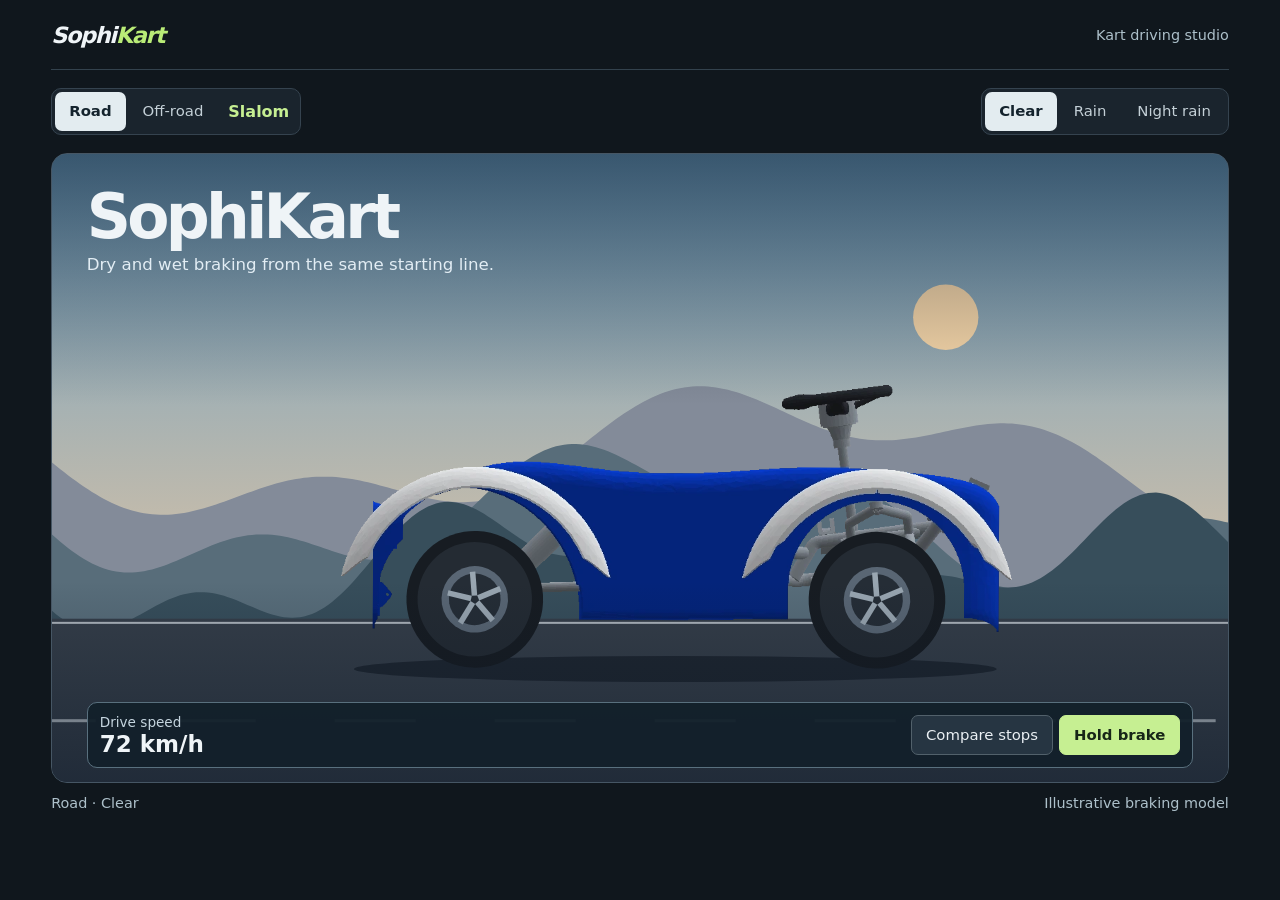
<file: index.html>
<!doctype html>
<html lang="en"><head>
<meta charset="utf-8"><meta name="viewport" content="width=device-width,initial-scale=1">
<title>SophiKart</title>
<link rel="icon" href="data:,"><link rel="stylesheet" href="studio.css">
<script defer src="drive.js"></script><script defer src="parts/geometry.js"></script><script defer src="experiments.js"></script>
</head><body><main class="shell">
<header><span class="brand">Sophi<i>Kart</i></span><span class="studio-name">Kart driving studio</span></header>
<div class="controls"><div class="choices" role="group" aria-label="Terrain"><button data-terrain="road" aria-pressed="true">Road</button><button data-terrain="trail" aria-pressed="false">Off-road</button><a class="course-link" href="slalom.html">Slalom</a></div>
<div class="choices weather" role="group" aria-label="Preview weather"><button data-mode="clear" aria-pressed="true">Clear</button><button data-mode="rain" aria-pressed="false">Rain</button><button data-mode="night" aria-pressed="false">Night rain</button></div></div>
<section class="stage" aria-labelledby="title">
<div class="scene" id="scene" data-mode="clear"><canvas id="effects" aria-hidden="true"></canvas></div>
<div class="heading"><h1 id="title">SophiKart</h1><p id="subtitle">Dry and wet braking from the same starting line.</p></div>
<div id="comparison" hidden>
<div class="lane dry"><div class="lane-info"><strong>Dry pavement</strong><span id="dry-value"></span></div><canvas aria-hidden="true"></canvas></div>
<div class="lane wet"><div class="lane-info"><strong>Wet pavement</strong><span id="wet-value"></span></div><canvas aria-hidden="true"></canvas></div>
</div>
<div id="corner" hidden><canvas aria-label="Side view of the rear wheel, swingarm and damper crossing a bump"></canvas></div>
<div class="dashboard"><div class="readout"><span id="metric-label">Drive speed</span><strong id="metric">72 km/h</strong></div><div class="actions"><button id="exit" hidden>Back to drive</button><button id="action">Compare stops</button><button class="primary" id="pedal" aria-pressed="false">Hold brake</button></div></div>
</section>
<div class="footer"><span id="status" role="status">Road · Clear</span><span id="model-note">Illustrative braking model</span></div>
</main></body></html>
</file>
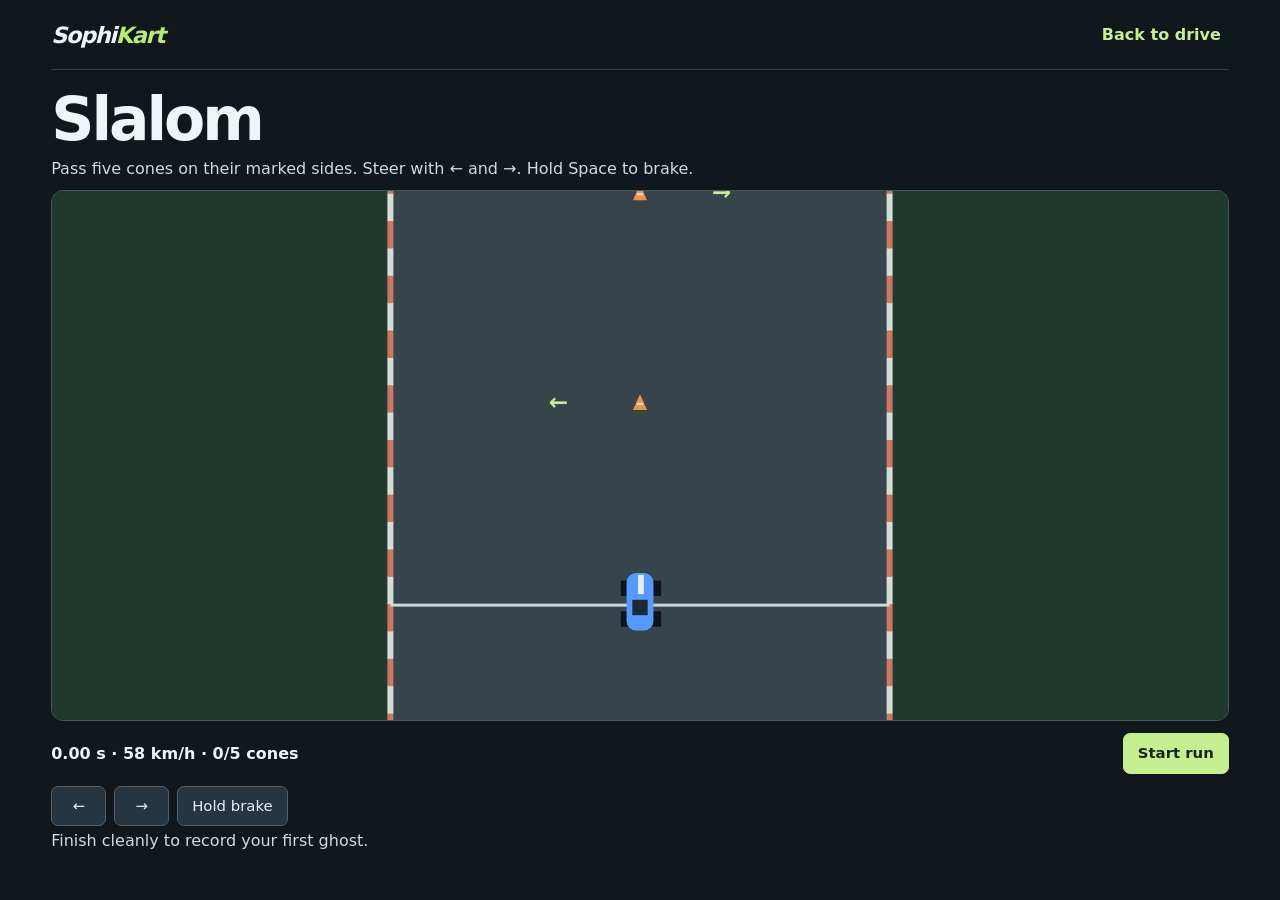
<file: slalom.html>
<!doctype html><html lang="en"><head><meta charset="utf-8"><meta name="viewport" content="width=device-width,initial-scale=1"><title>Slalom | SophiKart</title><link rel="icon" href="data:,"><link rel="stylesheet" href="studio.css"><style>
.course{position:relative;height:clamp(320px,59svh,650px);background:#182d29;overflow:hidden;border:1px solid #455854;border-radius:12px}.course canvas{width:100%;height:100%;display:block}.panel,.inputs{display:flex;align-items:center;gap:8px;flex-wrap:wrap}.panel{justify-content:space-between;margin:12px 0}.inputs button{touch-action:none;user-select:none;min-width:55px}.inputs button[aria-pressed=true]{background:#c6ef92;color:#13221d}h1{font-size:clamp(32px,5vw,60px);letter-spacing:-.05em;margin:14px 0 0}p{margin:5px 0 12px;color:#cfdae1}.stats{font-variant-numeric:tabular-nums;font-weight:650}.course canvas:focus-visible{outline:3px solid #c6ef92;outline-offset:-4px}
</style><script defer src="slalom.js"></script></head><body><main class="shell"><header><span class="brand">Sophi<i>Kart</i></span><a class="course-link" href="index.html">Back to drive</a></header><h1>Slalom</h1><p>Pass five cones on their marked sides. Steer with ← and →. Hold Space to brake.</p><div class="course"><canvas tabindex="0" aria-label="Slalom course. Green arrows show which side of each cone to pass."></canvas></div><div class="panel"><div id="stats" class="stats"></div><button class="primary" id="start">Start run</button></div><div class="inputs"><button data-input="left" aria-label="Steer left">←</button><button data-input="right" aria-label="Steer right">→</button><button data-input="brake">Hold brake</button></div><p id="message" role="status"></p></main></body></html>
</file>
<file: studio.css>
*{box-sizing:border-box}
:root{color-scheme:dark;font-family:"Segoe UI",system-ui,sans-serif;background:#10171d;color:#eff4f7}
body{margin:0}.shell{width:min(1440px,100%);margin:auto;padding:0 clamp(14px,4vw,60px) 22px}
header,.controls,.footer,.dashboard,.actions,.choices,.lane-info{display:flex;align-items:center}
header{height:70px;justify-content:space-between;border-bottom:1px solid #33424d}
.brand{font-size:1.4rem;font-weight:900;letter-spacing:-.06em;font-style:italic}.brand i{color:#b9ec77}.studio-name,.footer{color:#adc0ca;font-size:.9rem}
.controls{justify-content:space-between;margin:18px 0;gap:10px;flex-wrap:wrap}
.choices{gap:3px;background:#1a242d;border:1px solid #35434f;padding:3px;border-radius:10px}
button{font:inherit;font-size:.93rem;line-height:1.25;color:#eaf0f4;background:#263542;border:1px solid #52616b;border-radius:7px;padding:10px 14px;cursor:pointer}
.choices button{background:transparent;border:0;color:#c4d0d7}.choices button[aria-pressed=true]{background:#e3ecf0;color:#14232d;font-weight:650}
button:hover{filter:brightness(1.15)}button:focus-visible{outline:3px solid #a1d9ff;outline-offset:3px}
.stage{position:relative;isolation:isolate;height:clamp(455px,70vh,750px);overflow:hidden;background:#14222d;border:1px solid #465664;border-radius:16px}
.scene,.scene canvas,#corner canvas{position:absolute;inset:0;width:100%;height:100%}
.stage[data-view=drive] .scene:after,.stage:not([data-view]) .scene:after{content:"";position:absolute;inset:0;background:linear-gradient(180deg,#0c182687,transparent 40%,transparent 68%,#0a162676);pointer-events:none}
.heading,.dashboard{position:absolute;z-index:2;left:clamp(15px,2.7vw,38px);right:clamp(15px,2.7vw,38px)}
.heading{top:clamp(16px,2.5vw,36px);pointer-events:none}.heading h1{margin:0;font-size:clamp(2.1rem,4.8vw,5.1rem);font-weight:700;letter-spacing:-.06em;line-height:1.02}
.heading p{margin:7px 0 0;font-size:clamp(.89rem,1.3vw,1.1rem);color:#e2edf4}.dashboard{bottom:14px;justify-content:space-between;background:#12202bf2;border:1px solid #59707e;border-radius:10px;padding:9px 12px;gap:8px}
.actions{gap:6px}.primary{background:#c6ef92;border-color:#c6ef92;color:#172618;font-weight:700;min-width:98px}
.readout span,.lane-info strong{font-size:.85rem;color:#c5d5df}.readout strong{display:block;font-size:clamp(1.25rem,1.8vw,1.65rem);line-height:1.15;font-variant-numeric:tabular-nums}.readout small{font-size:.9rem}.footer{justify-content:space-between;gap:12px;margin-top:12px}.footer span:last-child{text-align:right}
#comparison,#corner{position:absolute;inset:clamp(105px,10vw,152px) clamp(12px,2.7vw,38px) 92px}
#comparison{display:grid;grid-template-rows:1fr 1fr;gap:10px}.lane{position:relative;overflow:hidden;border:1px solid #445865;border-radius:8px;background:#22323b}
.lane-info{position:absolute;top:8px;left:13px;right:13px;z-index:1;justify-content:space-between;gap:6px}.lane-info strong,.lane-info span{font-size:clamp(.85rem,1.3vw,1.03rem);font-variant-numeric:tabular-nums;color:#fff}.lane canvas{width:100%;height:100%;display:block}
#corner{border:1px solid #435258;border-radius:8px;overflow:hidden;background:#1a2931}
[hidden]{display:none!important}
#pedal{touch-action:none;user-select:none;-webkit-user-select:none;-webkit-touch-callout:none}
#pedal[aria-pressed=true]{background:#fbc190;color:#311b0b;border-color:#fbc190;box-shadow:inset 0 2px 4px #40210035}
@media(max-width:620px){header{height:50px}.controls{margin:10px 0}.choices button{padding:8px;font-size:.875rem}.stage{height:clamp(450px,70svh,610px)}.dashboard{padding:8px;left:9px;right:9px}.actions>button{min-width:0;padding:9px}.heading h1{font-size:2.1rem}.footer{align-items:flex-start;font-size:.8rem}.lane-info{left:9px;right:9px}.studio-name{font-size:.85rem}}
@media(max-width:380px){.shell{padding:0 8px 12px}.controls{gap:4px}.choices button{padding:7px}.actions button{font-size:.82rem}.readout span{font-size:.75rem}}
@media(max-width:620px){.actions{flex-shrink:0}.actions button{white-space:nowrap}.readout span{display:block;line-height:1.15}#comparison,#corner{bottom:98px}}
.course-link{align-self:center;padding:8px;color:#c6ef92;font-weight:650;text-decoration:none}.course-link:hover{text-decoration:underline}.course-link:focus-visible{outline:2px solid white}
</file>
